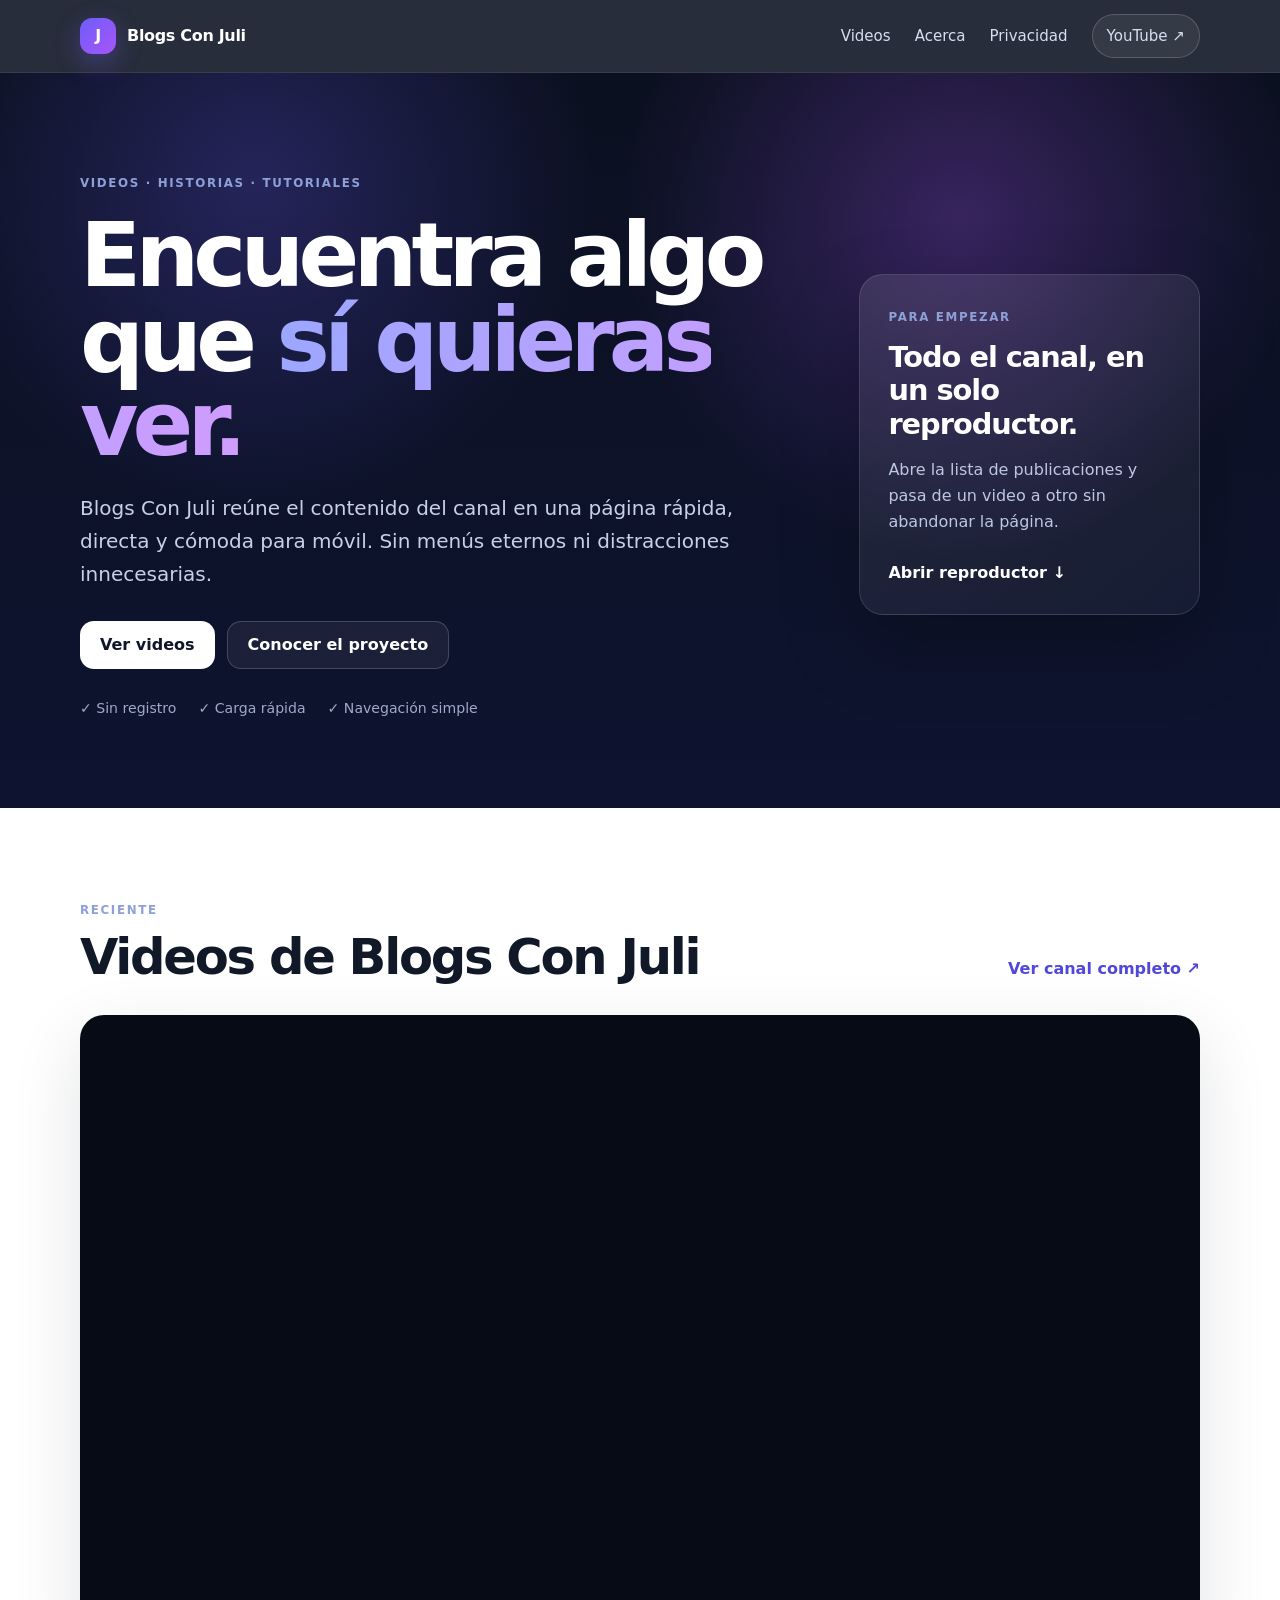
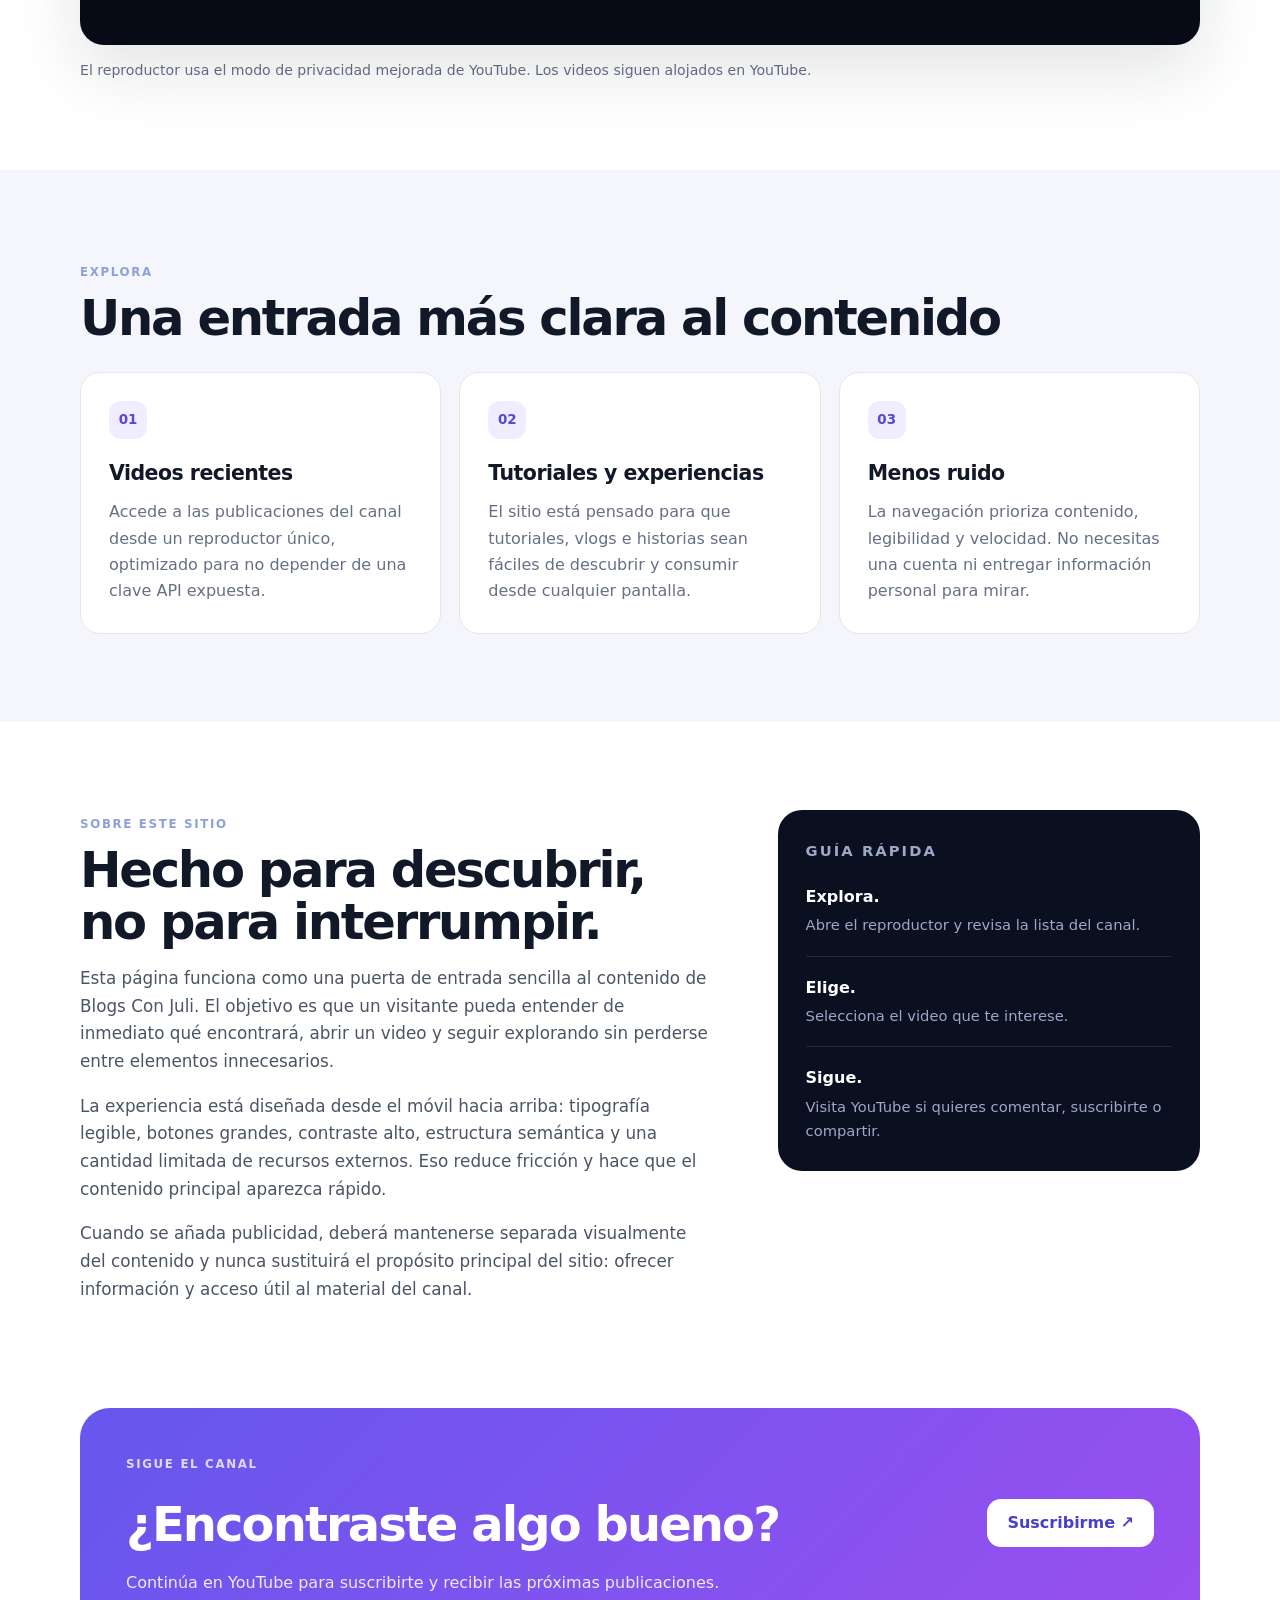
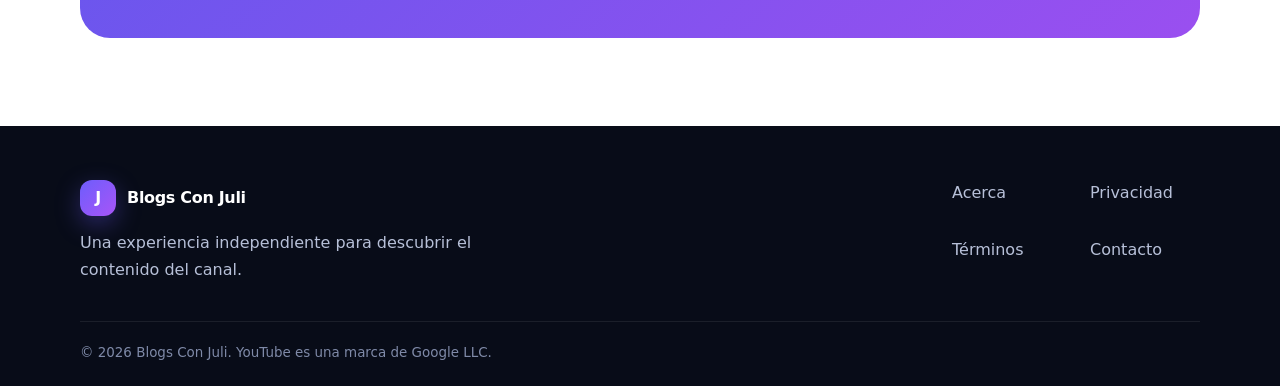
<file: index.html>
<!doctype html>
<html lang="es">
<head>
  <meta charset="utf-8">
  <meta name="viewport" content="width=device-width,initial-scale=1">
  <title>Blogs Con Juli | Videos, historias y tutoriales</title>
  <meta name="description" content="Descubre los videos de Blogs Con Juli en una experiencia rápida, clara y optimizada para móvil. Tutoriales, historias, vlogs y contenido reciente del canal.">
  <meta name="robots" content="index,follow,max-image-preview:large,max-snippet:-1,max-video-preview:-1">
  <meta name="theme-color" content="#0b1020">
  <link rel="canonical" href="https://vegettoson83.github.io/blogs-con-juli-yt/">
  <link rel="stylesheet" href="styles.css">
  <link rel="preconnect" href="https://www.youtube-nocookie.com">
  <link rel="preconnect" href="https://i.ytimg.com">
  <meta property="og:type" content="website">
  <meta property="og:locale" content="es_ES">
  <meta property="og:title" content="Blogs Con Juli | Videos, historias y tutoriales">
  <meta property="og:description" content="Una forma rápida y limpia de descubrir el contenido de Blogs Con Juli.">
  <meta property="og:url" content="https://vegettoson83.github.io/blogs-con-juli-yt/">
  <meta name="twitter:card" content="summary">
  <script type="application/ld+json">
  {
    "@context":"https://schema.org",
    "@type":"WebSite",
    "name":"Blogs Con Juli",
    "url":"https://vegettoson83.github.io/blogs-con-juli-yt/",
    "inLanguage":"es",
    "description":"Sitio de descubrimiento de videos, historias y tutoriales de Blogs Con Juli."
  }
  </script>
</head>
<body>
  <a class="skip-link" href="#contenido">Saltar al contenido</a>

  <header class="site-header">
    <div class="shell nav-wrap">
      <a class="brand" href="./" aria-label="Blogs Con Juli, inicio">
        <span class="brand-mark">J</span>
        <span>Blogs Con Juli</span>
      </a>
      <nav class="nav" aria-label="Navegación principal">
        <a href="#videos">Videos</a>
        <a href="acerca.html">Acerca</a>
        <a href="privacidad.html">Privacidad</a>
        <a class="nav-cta" href="https://www.youtube.com/channel/UCw_SZuRMPAFSxWFGr3IhAZQ" target="_blank" rel="noopener">YouTube ↗</a>
      </nav>
    </div>
  </header>

  <main id="contenido">
    <section class="hero">
      <div class="shell hero-grid">
        <div class="hero-copy">
          <span class="eyebrow">VIDEOS · HISTORIAS · TUTORIALES</span>
          <h1>Encuentra algo que <span>sí quieras ver.</span></h1>
          <p class="hero-lead">Blogs Con Juli reúne el contenido del canal en una página rápida, directa y cómoda para móvil. Sin menús eternos ni distracciones innecesarias.</p>
          <div class="hero-actions">
            <a class="button primary" href="#videos">Ver videos</a>
            <a class="button secondary" href="acerca.html">Conocer el proyecto</a>
          </div>
          <div class="trust-row" aria-label="Características">
            <span>✓ Sin registro</span>
            <span>✓ Carga rápida</span>
            <span>✓ Navegación simple</span>
          </div>
        </div>

        <aside class="hero-card" aria-label="Contenido destacado">
          <span class="mini-label">PARA EMPEZAR</span>
          <h2>Todo el canal, en un solo reproductor.</h2>
          <p>Abre la lista de publicaciones y pasa de un video a otro sin abandonar la página.</p>
          <a href="#videos">Abrir reproductor ↓</a>
        </aside>
      </div>
    </section>

    <section class="section" id="videos">
      <div class="shell">
        <div class="section-head">
          <div>
            <span class="eyebrow">RECIENTE</span>
            <h2>Videos de Blogs Con Juli</h2>
          </div>
          <a class="text-link" href="https://www.youtube.com/channel/UCw_SZuRMPAFSxWFGr3IhAZQ/videos" target="_blank" rel="noopener">Ver canal completo ↗</a>
        </div>

        <div class="video-frame">
          <iframe
            src="https://www.youtube-nocookie.com/embed/videoseries?list=UUw_SZuRMPAFSxWFGr3IhAZQ"
            title="Videos de Blogs Con Juli"
            loading="lazy"
            allow="accelerometer; autoplay; clipboard-write; encrypted-media; gyroscope; picture-in-picture; web-share"
            allowfullscreen></iframe>
        </div>
        <p class="caption">El reproductor usa el modo de privacidad mejorada de YouTube. Los videos siguen alojados en YouTube.</p>
      </div>
    </section>

    <section class="section soft">
      <div class="shell">
        <div class="section-head compact">
          <div>
            <span class="eyebrow">EXPLORA</span>
            <h2>Una entrada más clara al contenido</h2>
          </div>
        </div>
        <div class="cards">
          <article class="card">
            <span class="card-num">01</span>
            <h3>Videos recientes</h3>
            <p>Accede a las publicaciones del canal desde un reproductor único, optimizado para no depender de una clave API expuesta.</p>
          </article>
          <article class="card">
            <span class="card-num">02</span>
            <h3>Tutoriales y experiencias</h3>
            <p>El sitio está pensado para que tutoriales, vlogs e historias sean fáciles de descubrir y consumir desde cualquier pantalla.</p>
          </article>
          <article class="card">
            <span class="card-num">03</span>
            <h3>Menos ruido</h3>
            <p>La navegación prioriza contenido, legibilidad y velocidad. No necesitas una cuenta ni entregar información personal para mirar.</p>
          </article>
        </div>
      </div>
    </section>

    <section class="section">
      <div class="shell editorial-grid">
        <article class="editorial">
          <span class="eyebrow">SOBRE ESTE SITIO</span>
          <h2>Hecho para descubrir, no para interrumpir.</h2>
          <p>Esta página funciona como una puerta de entrada sencilla al contenido de Blogs Con Juli. El objetivo es que un visitante pueda entender de inmediato qué encontrará, abrir un video y seguir explorando sin perderse entre elementos innecesarios.</p>
          <p>La experiencia está diseñada desde el móvil hacia arriba: tipografía legible, botones grandes, contraste alto, estructura semántica y una cantidad limitada de recursos externos. Eso reduce fricción y hace que el contenido principal aparezca rápido.</p>
          <p>Cuando se añada publicidad, deberá mantenerse separada visualmente del contenido y nunca sustituirá el propósito principal del sitio: ofrecer información y acceso útil al material del canal.</p>
        </article>
        <aside class="guide">
          <span class="mini-label">GUÍA RÁPIDA</span>
          <ol>
            <li><strong>Explora.</strong><span>Abre el reproductor y revisa la lista del canal.</span></li>
            <li><strong>Elige.</strong><span>Selecciona el video que te interese.</span></li>
            <li><strong>Sigue.</strong><span>Visita YouTube si quieres comentar, suscribirte o compartir.</span></li>
          </ol>
        </aside>
      </div>
    </section>

    <section class="cta-section">
      <div class="shell cta-box">
        <div>
          <span class="eyebrow light">SIGUE EL CANAL</span>
          <h2>¿Encontraste algo bueno?</h2>
          <p>Continúa en YouTube para suscribirte y recibir las próximas publicaciones.</p>
        </div>
        <a class="button light-button" href="https://www.youtube.com/channel/UCw_SZuRMPAFSxWFGr3IhAZQ?sub_confirmation=1" target="_blank" rel="noopener">Suscribirme ↗</a>
      </div>
    </section>
  </main>

  <footer class="footer">
    <div class="shell footer-grid">
      <div>
        <div class="brand footer-brand"><span class="brand-mark">J</span><span>Blogs Con Juli</span></div>
        <p>Una experiencia independiente para descubrir el contenido del canal.</p>
      </div>
      <nav aria-label="Enlaces legales">
        <a href="acerca.html">Acerca</a>
        <a href="privacidad.html">Privacidad</a>
        <a href="terminos.html">Términos</a>
        <a href="contacto.html">Contacto</a>
      </nav>
    </div>
    <div class="shell footer-bottom">© <span id="year"></span> Blogs Con Juli. YouTube es una marca de Google LLC.</div>
  </footer>

  <script>document.getElementById('year').textContent = new Date().getFullYear();</script>
</body>
</html>
</file>
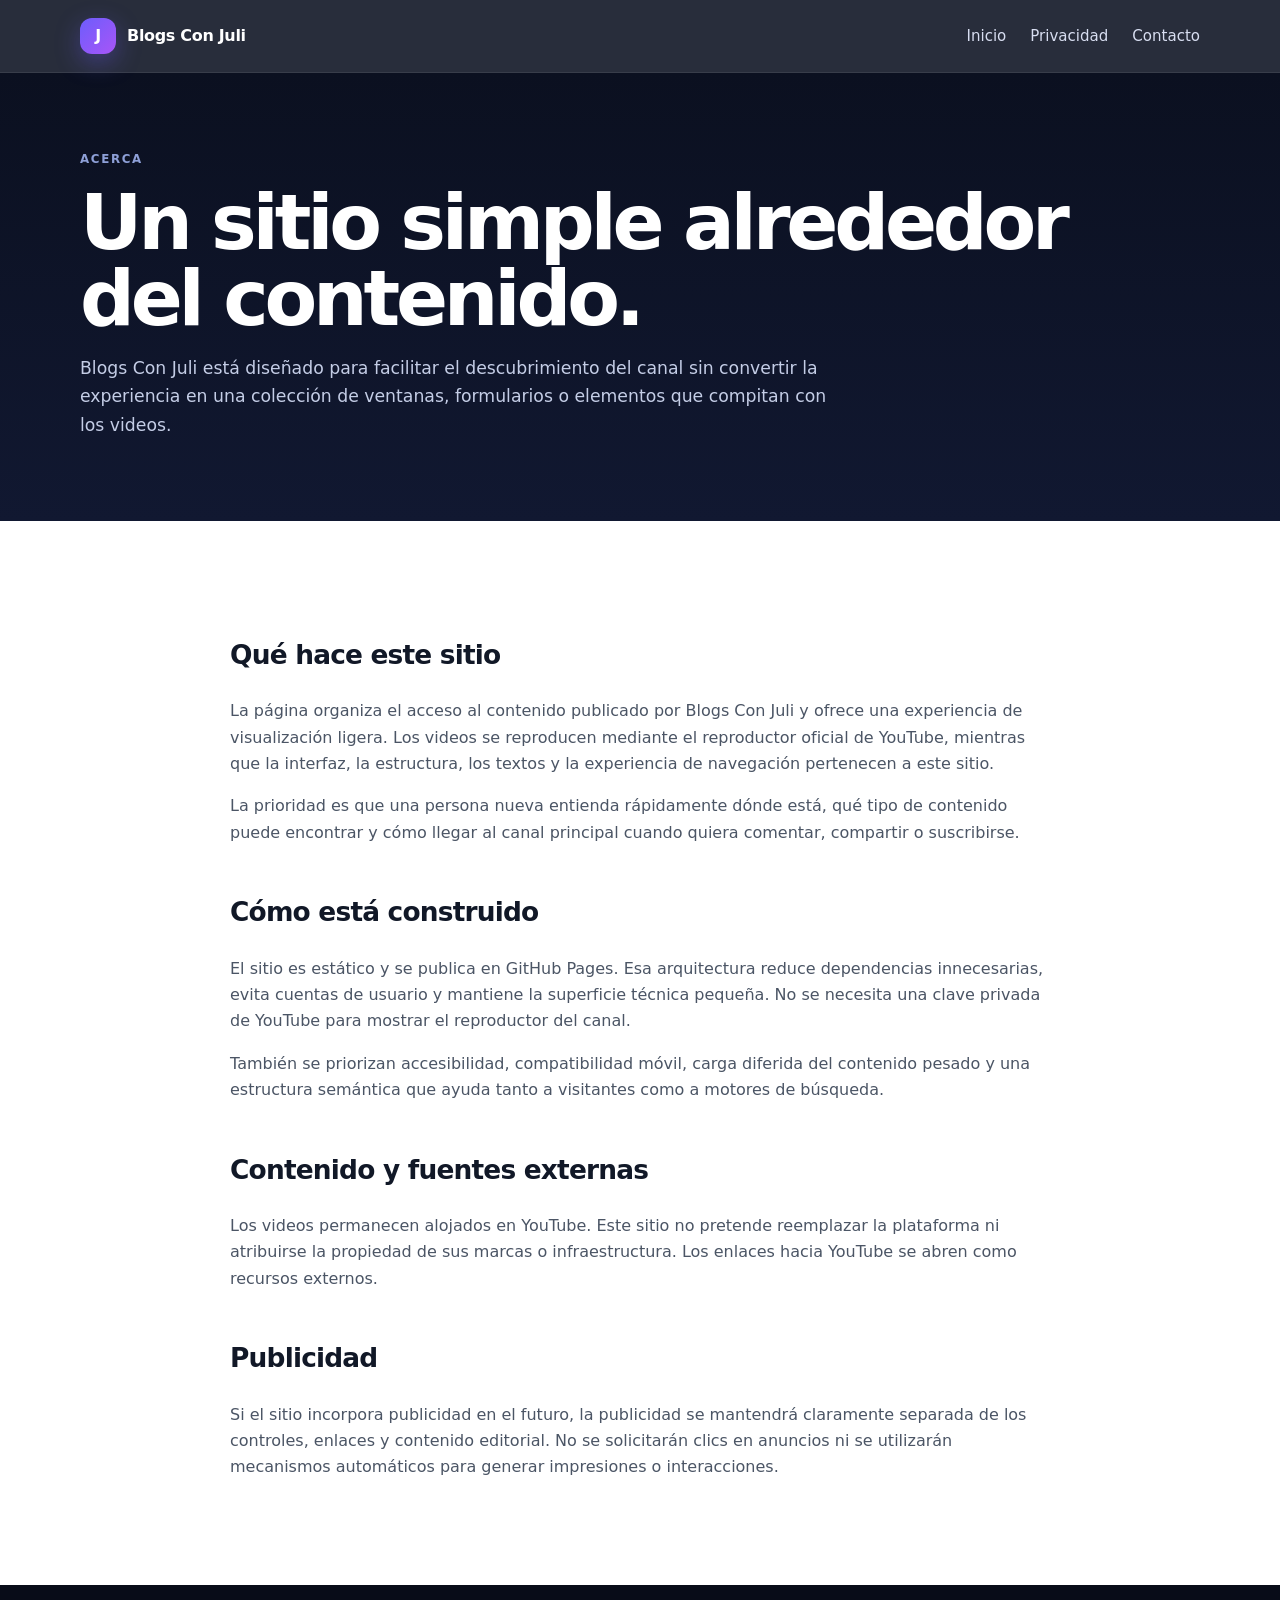
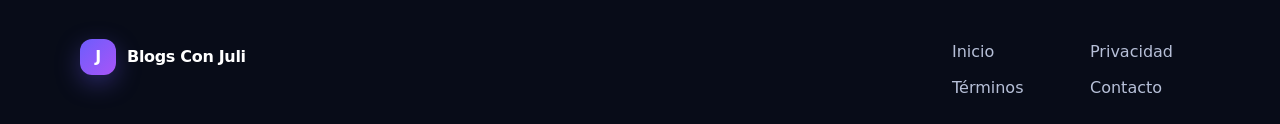
<file: acerca.html>
<!doctype html>
<html lang="es">
<head>
  <meta charset="utf-8"><meta name="viewport" content="width=device-width,initial-scale=1">
  <title>Acerca de Blogs Con Juli</title>
  <meta name="description" content="Conoce el propósito de Blogs Con Juli, cómo está construido el sitio y cómo se presenta el contenido del canal.">
  <meta name="robots" content="index,follow"><link rel="canonical" href="https://vegettoson83.github.io/blogs-con-juli-yt/acerca.html">
  <link rel="stylesheet" href="styles.css">
</head>
<body>
<header class="site-header"><div class="shell nav-wrap"><a class="brand" href="./"><span class="brand-mark">J</span><span>Blogs Con Juli</span></a><nav class="nav"><a href="./">Inicio</a><a href="privacidad.html">Privacidad</a><a href="contacto.html">Contacto</a></nav></div></header>
<main>
<section class="page-hero"><div class="shell"><span class="eyebrow">ACERCA</span><h1>Un sitio simple alrededor del contenido.</h1><p>Blogs Con Juli está diseñado para facilitar el descubrimiento del canal sin convertir la experiencia en una colección de ventanas, formularios o elementos que compitan con los videos.</p></div></section>
<article class="shell prose">
<h2>Qué hace este sitio</h2>
<p>La página organiza el acceso al contenido publicado por Blogs Con Juli y ofrece una experiencia de visualización ligera. Los videos se reproducen mediante el reproductor oficial de YouTube, mientras que la interfaz, la estructura, los textos y la experiencia de navegación pertenecen a este sitio.</p>
<p>La prioridad es que una persona nueva entienda rápidamente dónde está, qué tipo de contenido puede encontrar y cómo llegar al canal principal cuando quiera comentar, compartir o suscribirse.</p>
<h2>Cómo está construido</h2>
<p>El sitio es estático y se publica en GitHub Pages. Esa arquitectura reduce dependencias innecesarias, evita cuentas de usuario y mantiene la superficie técnica pequeña. No se necesita una clave privada de YouTube para mostrar el reproductor del canal.</p>
<p>También se priorizan accesibilidad, compatibilidad móvil, carga diferida del contenido pesado y una estructura semántica que ayuda tanto a visitantes como a motores de búsqueda.</p>
<h2>Contenido y fuentes externas</h2>
<p>Los videos permanecen alojados en YouTube. Este sitio no pretende reemplazar la plataforma ni atribuirse la propiedad de sus marcas o infraestructura. Los enlaces hacia YouTube se abren como recursos externos.</p>
<h2>Publicidad</h2>
<p>Si el sitio incorpora publicidad en el futuro, la publicidad se mantendrá claramente separada de los controles, enlaces y contenido editorial. No se solicitarán clics en anuncios ni se utilizarán mecanismos automáticos para generar impresiones o interacciones.</p>
</article>
</main>
<footer class="footer"><div class="shell footer-grid"><div><div class="brand footer-brand"><span class="brand-mark">J</span><span>Blogs Con Juli</span></div></div><nav><a href="./">Inicio</a><a href="privacidad.html">Privacidad</a><a href="terminos.html">Términos</a><a href="contacto.html">Contacto</a></nav></div></footer>
</body></html>
</file>
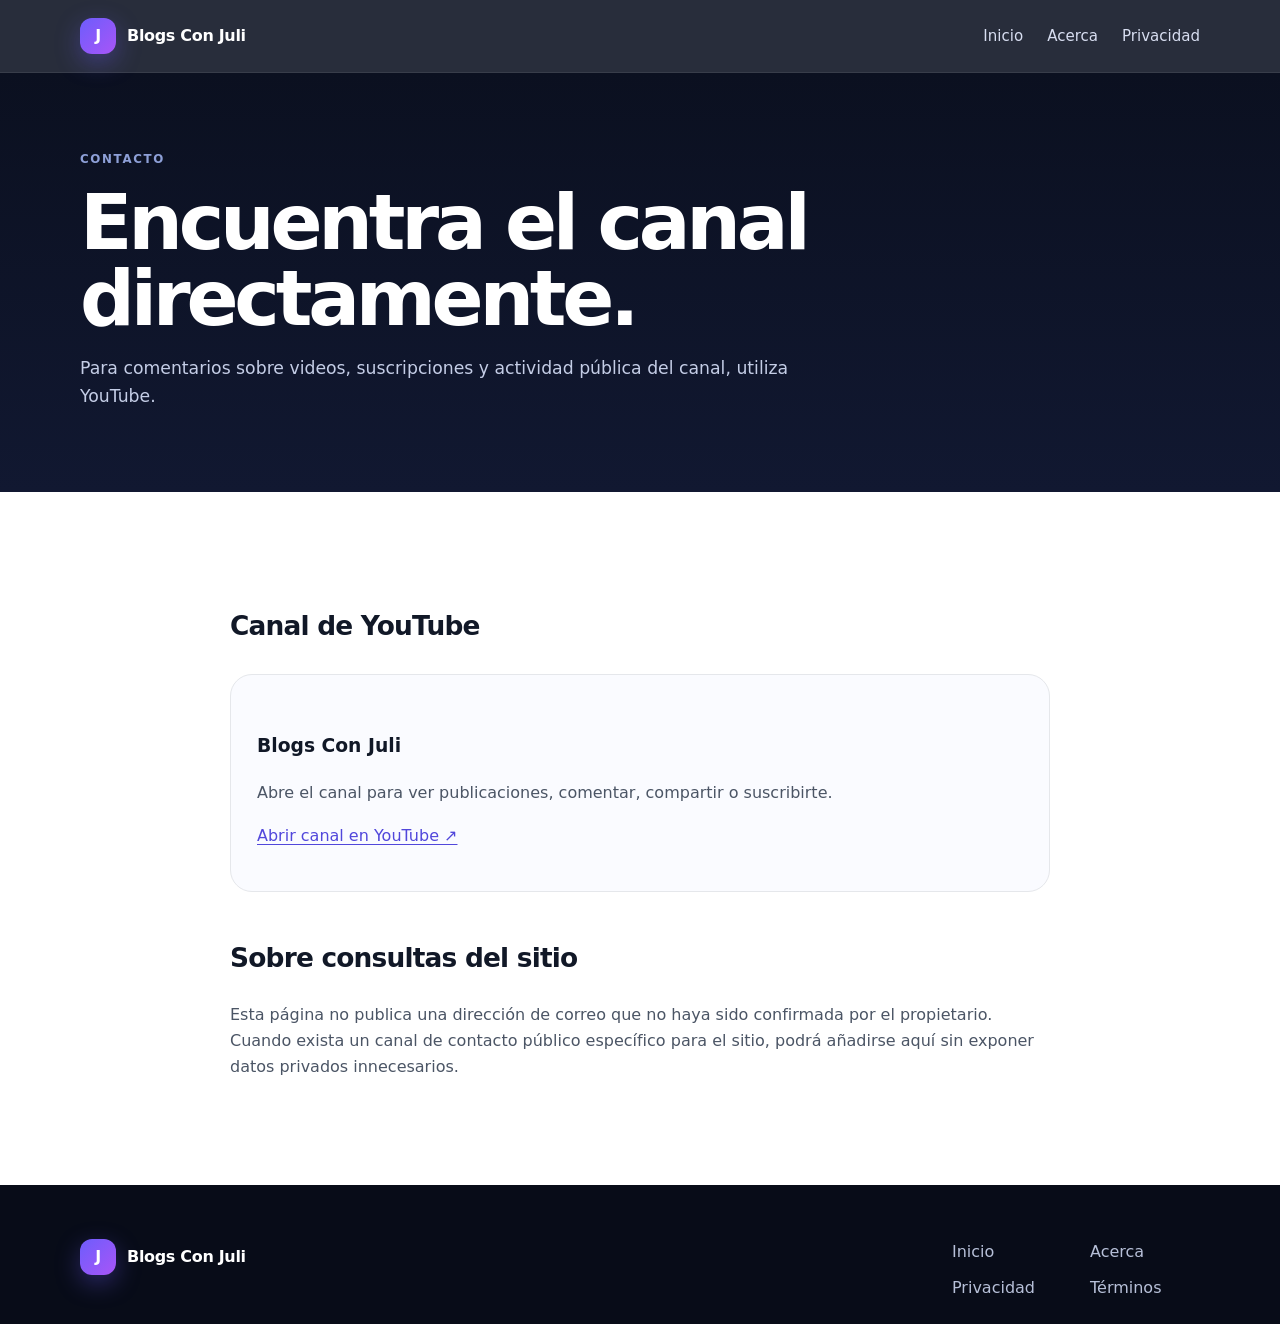
<file: contacto.html>
<!doctype html>
<html lang="es">
<head>
  <meta charset="utf-8"><meta name="viewport" content="width=device-width,initial-scale=1">
  <title>Contacto | Blogs Con Juli</title>
  <meta name="description" content="Cómo contactar con Blogs Con Juli y encontrar el canal oficial en YouTube.">
  <meta name="robots" content="index,follow"><link rel="canonical" href="https://vegettoson83.github.io/blogs-con-juli-yt/contacto.html">
  <link rel="stylesheet" href="styles.css">
</head>
<body>
<header class="site-header"><div class="shell nav-wrap"><a class="brand" href="./"><span class="brand-mark">J</span><span>Blogs Con Juli</span></a><nav class="nav"><a href="./">Inicio</a><a href="acerca.html">Acerca</a><a href="privacidad.html">Privacidad</a></nav></div></header>
<main>
<section class="page-hero"><div class="shell"><span class="eyebrow">CONTACTO</span><h1>Encuentra el canal directamente.</h1><p>Para comentarios sobre videos, suscripciones y actividad pública del canal, utiliza YouTube.</p></div></section>
<article class="shell prose">
<h2>Canal de YouTube</h2>
<div class="contact-card">
  <h3>Blogs Con Juli</h3>
  <p>Abre el canal para ver publicaciones, comentar, compartir o suscribirte.</p>
  <p><a href="https://www.youtube.com/channel/UCw_SZuRMPAFSxWFGr3IhAZQ" target="_blank" rel="noopener">Abrir canal en YouTube ↗</a></p>
</div>
<h2>Sobre consultas del sitio</h2>
<p>Esta página no publica una dirección de correo que no haya sido confirmada por el propietario. Cuando exista un canal de contacto público específico para el sitio, podrá añadirse aquí sin exponer datos privados innecesarios.</p>
</article>
</main>
<footer class="footer"><div class="shell footer-grid"><div><div class="brand footer-brand"><span class="brand-mark">J</span><span>Blogs Con Juli</span></div></div><nav><a href="./">Inicio</a><a href="acerca.html">Acerca</a><a href="privacidad.html">Privacidad</a><a href="terminos.html">Términos</a></nav></div></footer>
</body></html>
</file>
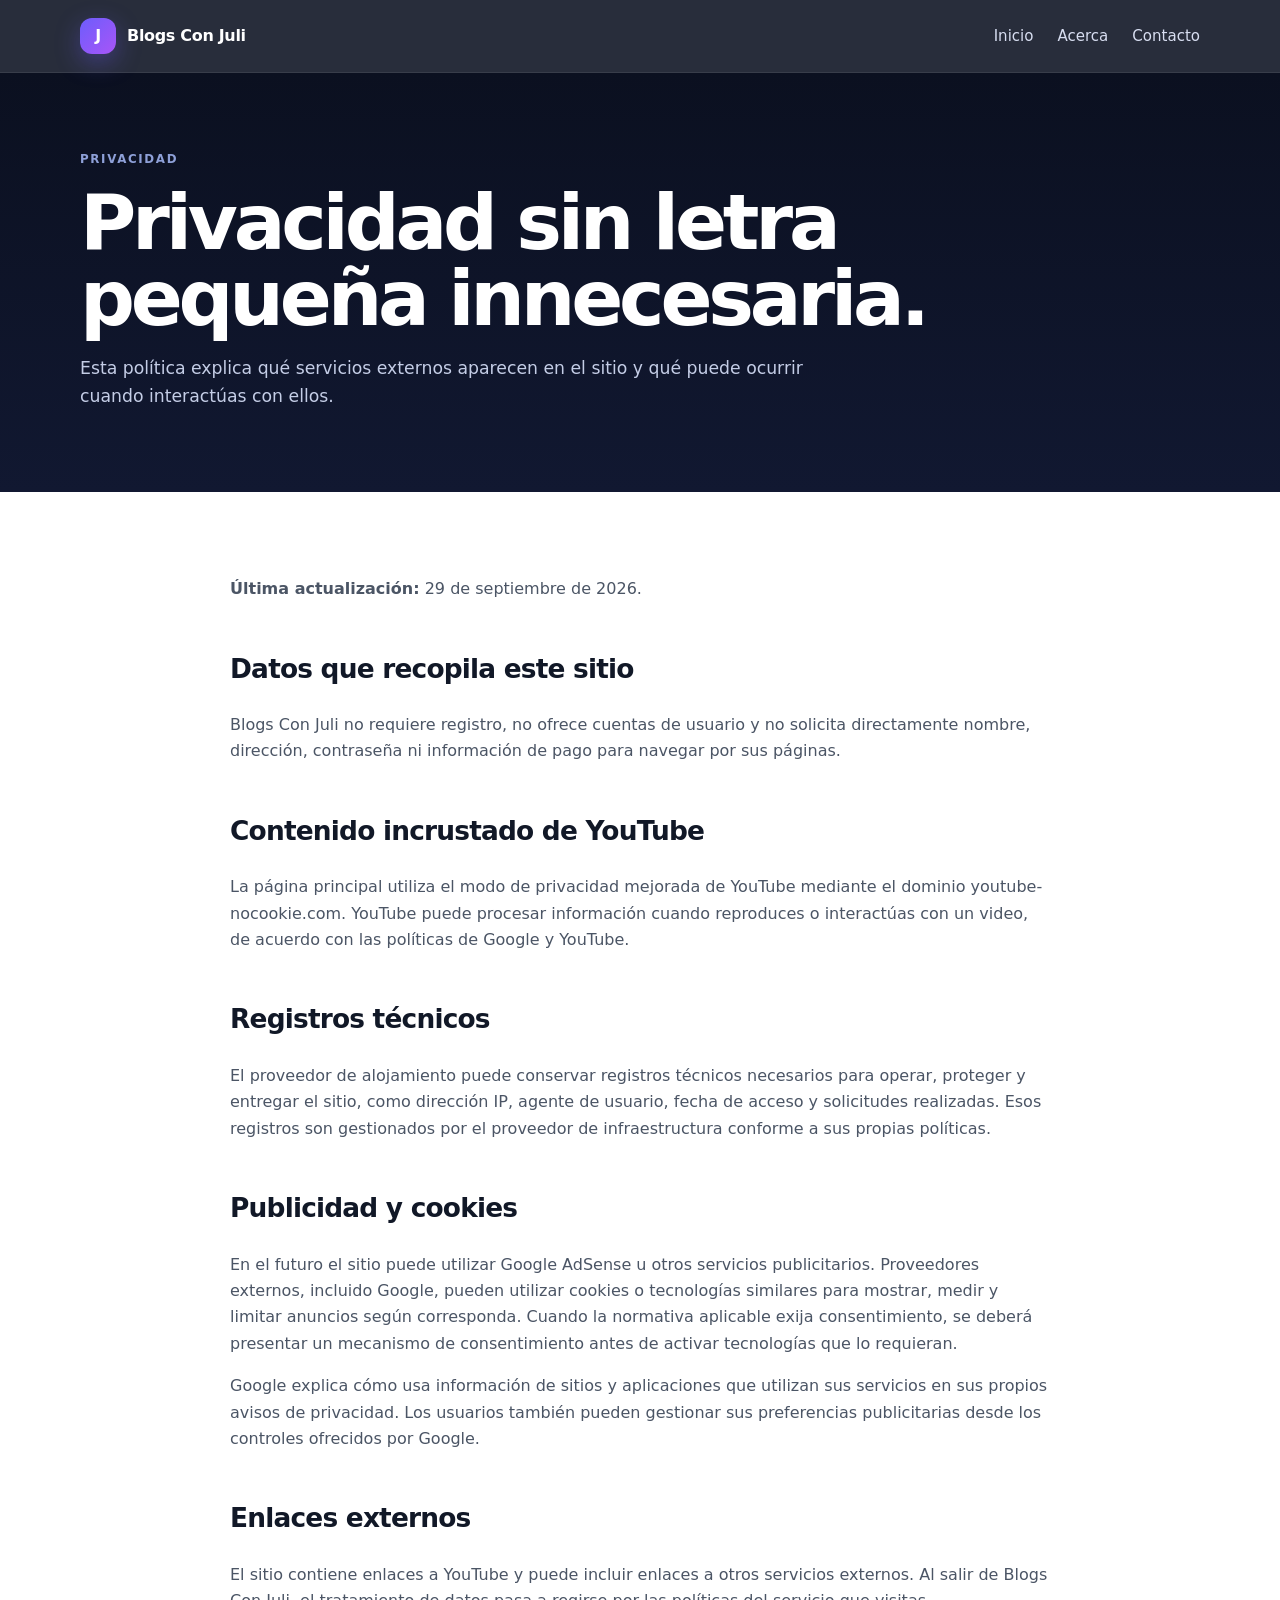
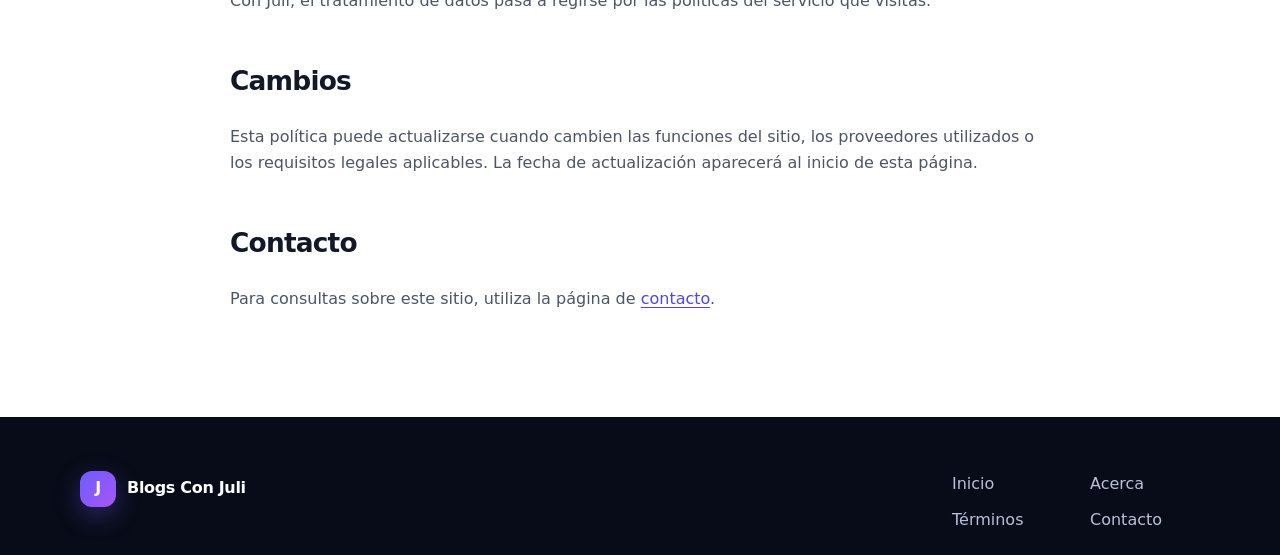
<file: privacidad.html>
<!doctype html>
<html lang="es">
<head>
  <meta charset="utf-8"><meta name="viewport" content="width=device-width,initial-scale=1">
  <title>Política de privacidad | Blogs Con Juli</title>
  <meta name="description" content="Política de privacidad de Blogs Con Juli: datos, cookies, contenido de YouTube y futura publicidad.">
  <meta name="robots" content="index,follow"><link rel="canonical" href="https://vegettoson83.github.io/blogs-con-juli-yt/privacidad.html">
  <link rel="stylesheet" href="styles.css">
</head>
<body>
<header class="site-header"><div class="shell nav-wrap"><a class="brand" href="./"><span class="brand-mark">J</span><span>Blogs Con Juli</span></a><nav class="nav"><a href="./">Inicio</a><a href="acerca.html">Acerca</a><a href="contacto.html">Contacto</a></nav></div></header>
<main>
<section class="page-hero"><div class="shell"><span class="eyebrow">PRIVACIDAD</span><h1>Privacidad sin letra pequeña innecesaria.</h1><p>Esta política explica qué servicios externos aparecen en el sitio y qué puede ocurrir cuando interactúas con ellos.</p></div></section>
<article class="shell prose">
<p><strong>Última actualización:</strong> 29 de septiembre de 2026.</p>
<h2>Datos que recopila este sitio</h2>
<p>Blogs Con Juli no requiere registro, no ofrece cuentas de usuario y no solicita directamente nombre, dirección, contraseña ni información de pago para navegar por sus páginas.</p>
<h2>Contenido incrustado de YouTube</h2>
<p>La página principal utiliza el modo de privacidad mejorada de YouTube mediante el dominio youtube-nocookie.com. YouTube puede procesar información cuando reproduces o interactúas con un video, de acuerdo con las políticas de Google y YouTube.</p>
<h2>Registros técnicos</h2>
<p>El proveedor de alojamiento puede conservar registros técnicos necesarios para operar, proteger y entregar el sitio, como dirección IP, agente de usuario, fecha de acceso y solicitudes realizadas. Esos registros son gestionados por el proveedor de infraestructura conforme a sus propias políticas.</p>
<h2>Publicidad y cookies</h2>
<p>En el futuro el sitio puede utilizar Google AdSense u otros servicios publicitarios. Proveedores externos, incluido Google, pueden utilizar cookies o tecnologías similares para mostrar, medir y limitar anuncios según corresponda. Cuando la normativa aplicable exija consentimiento, se deberá presentar un mecanismo de consentimiento antes de activar tecnologías que lo requieran.</p>
<p>Google explica cómo usa información de sitios y aplicaciones que utilizan sus servicios en sus propios avisos de privacidad. Los usuarios también pueden gestionar sus preferencias publicitarias desde los controles ofrecidos por Google.</p>
<h2>Enlaces externos</h2>
<p>El sitio contiene enlaces a YouTube y puede incluir enlaces a otros servicios externos. Al salir de Blogs Con Juli, el tratamiento de datos pasa a regirse por las políticas del servicio que visitas.</p>
<h2>Cambios</h2>
<p>Esta política puede actualizarse cuando cambien las funciones del sitio, los proveedores utilizados o los requisitos legales aplicables. La fecha de actualización aparecerá al inicio de esta página.</p>
<h2>Contacto</h2>
<p>Para consultas sobre este sitio, utiliza la página de <a href="contacto.html">contacto</a>.</p>
</article>
</main>
<footer class="footer"><div class="shell footer-grid"><div><div class="brand footer-brand"><span class="brand-mark">J</span><span>Blogs Con Juli</span></div></div><nav><a href="./">Inicio</a><a href="acerca.html">Acerca</a><a href="terminos.html">Términos</a><a href="contacto.html">Contacto</a></nav></div></footer>
</body></html>
</file>
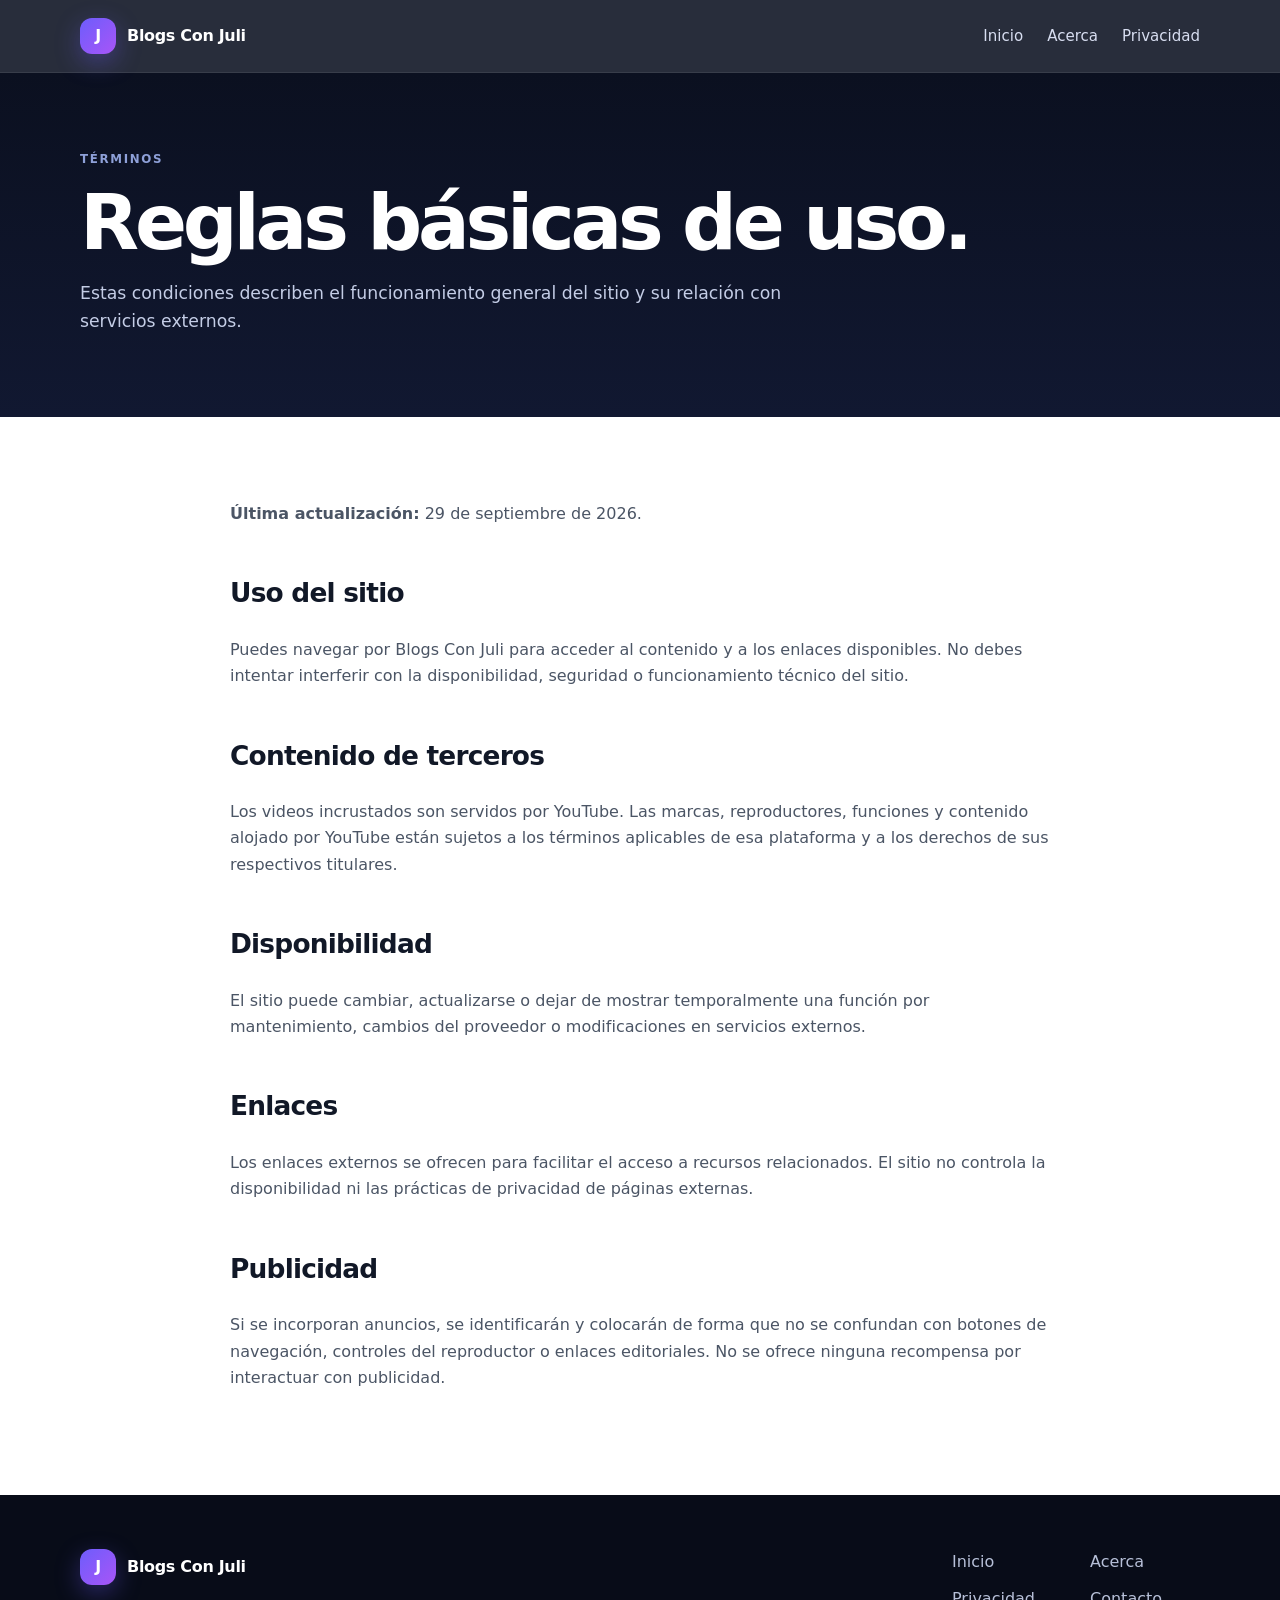
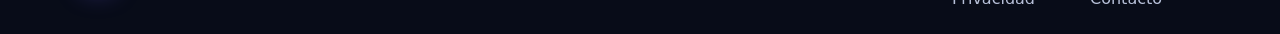
<file: terminos.html>
<!doctype html>
<html lang="es">
<head>
  <meta charset="utf-8"><meta name="viewport" content="width=device-width,initial-scale=1">
  <title>Términos de uso | Blogs Con Juli</title>
  <meta name="description" content="Términos de uso del sitio Blogs Con Juli.">
  <meta name="robots" content="index,follow"><link rel="canonical" href="https://vegettoson83.github.io/blogs-con-juli-yt/terminos.html">
  <link rel="stylesheet" href="styles.css">
</head>
<body>
<header class="site-header"><div class="shell nav-wrap"><a class="brand" href="./"><span class="brand-mark">J</span><span>Blogs Con Juli</span></a><nav class="nav"><a href="./">Inicio</a><a href="acerca.html">Acerca</a><a href="privacidad.html">Privacidad</a></nav></div></header>
<main>
<section class="page-hero"><div class="shell"><span class="eyebrow">TÉRMINOS</span><h1>Reglas básicas de uso.</h1><p>Estas condiciones describen el funcionamiento general del sitio y su relación con servicios externos.</p></div></section>
<article class="shell prose">
<p><strong>Última actualización:</strong> 29 de septiembre de 2026.</p>
<h2>Uso del sitio</h2>
<p>Puedes navegar por Blogs Con Juli para acceder al contenido y a los enlaces disponibles. No debes intentar interferir con la disponibilidad, seguridad o funcionamiento técnico del sitio.</p>
<h2>Contenido de terceros</h2>
<p>Los videos incrustados son servidos por YouTube. Las marcas, reproductores, funciones y contenido alojado por YouTube están sujetos a los términos aplicables de esa plataforma y a los derechos de sus respectivos titulares.</p>
<h2>Disponibilidad</h2>
<p>El sitio puede cambiar, actualizarse o dejar de mostrar temporalmente una función por mantenimiento, cambios del proveedor o modificaciones en servicios externos.</p>
<h2>Enlaces</h2>
<p>Los enlaces externos se ofrecen para facilitar el acceso a recursos relacionados. El sitio no controla la disponibilidad ni las prácticas de privacidad de páginas externas.</p>
<h2>Publicidad</h2>
<p>Si se incorporan anuncios, se identificarán y colocarán de forma que no se confundan con botones de navegación, controles del reproductor o enlaces editoriales. No se ofrece ninguna recompensa por interactuar con publicidad.</p>
</article>
</main>
<footer class="footer"><div class="shell footer-grid"><div><div class="brand footer-brand"><span class="brand-mark">J</span><span>Blogs Con Juli</span></div></div><nav><a href="./">Inicio</a><a href="acerca.html">Acerca</a><a href="privacidad.html">Privacidad</a><a href="contacto.html">Contacto</a></nav></div></footer>
</body></html>
</file>
<file: styles.css>
:root{
  --bg:#0b1020;--bg2:#111831;--ink:#111827;--muted:#667085;--paper:#ffffff;--soft:#f4f6fb;
  --line:#e5e7eb;--accent:#6d5dfc;--accent2:#a855f7;--radius:24px;--shadow:0 24px 70px rgba(16,24,40,.12)
}
*{box-sizing:border-box}
html{scroll-behavior:smooth}
body{margin:0;font-family:Inter,ui-sans-serif,system-ui,-apple-system,BlinkMacSystemFont,"Segoe UI",sans-serif;color:var(--ink);background:var(--paper);line-height:1.65;-webkit-font-smoothing:antialiased}
a{color:inherit;text-decoration:none}
img,iframe{max-width:100%}
.shell{width:min(1120px,calc(100% - 40px));margin-inline:auto}
.skip-link{position:absolute;left:-9999px;top:8px;background:#fff;color:#111;padding:10px 14px;border-radius:10px;z-index:999}
.skip-link:focus{left:8px}
.site-header{position:sticky;top:0;z-index:20;background:rgba(11,16,32,.88);backdrop-filter:blur(18px);border-bottom:1px solid rgba(255,255,255,.08)}
.nav-wrap{min-height:72px;display:flex;align-items:center;justify-content:space-between;gap:24px}
.brand{display:inline-flex;align-items:center;gap:11px;font-weight:800;letter-spacing:-.02em;color:#fff}
.brand-mark{display:grid;place-items:center;width:36px;height:36px;border-radius:12px;background:linear-gradient(135deg,var(--accent),var(--accent2));color:#fff;box-shadow:0 8px 24px rgba(109,93,252,.35)}
.nav{display:flex;align-items:center;gap:24px;color:#d8def1;font-size:.94rem}
.nav a:hover{color:#fff}
.nav-cta{padding:9px 14px;border:1px solid rgba(255,255,255,.18);border-radius:999px;background:rgba(255,255,255,.06)}
.hero{overflow:hidden;background:
  radial-gradient(circle at 75% 20%,rgba(168,85,247,.28),transparent 30%),
  radial-gradient(circle at 20% 15%,rgba(109,93,252,.26),transparent 28%),
  linear-gradient(180deg,var(--bg),#0e1430);color:#fff;padding:96px 0 88px}
.hero-grid{display:grid;grid-template-columns:1.35fr .65fr;gap:72px;align-items:center}
.eyebrow,.mini-label{display:inline-block;font-size:.74rem;font-weight:800;letter-spacing:.14em;text-transform:uppercase;color:#8ea0d8}
.hero h1{font-size:clamp(3rem,7vw,6.4rem);line-height:.94;letter-spacing:-.065em;margin:18px 0 26px;max-width:850px}
.hero h1 span{background:linear-gradient(90deg,#9ca7ff,#d09cff);-webkit-background-clip:text;background-clip:text;color:transparent}
.hero-lead{max-width:720px;color:#c8d0e8;font-size:clamp(1.05rem,2vw,1.25rem);margin:0 0 30px}
.hero-actions{display:flex;gap:12px;flex-wrap:wrap}
.button{display:inline-flex;align-items:center;justify-content:center;min-height:48px;padding:0 20px;border-radius:14px;font-weight:750;transition:.2s ease}
.button:hover{transform:translateY(-2px)}
.primary{background:#fff;color:#10152a}
.secondary{border:1px solid rgba(255,255,255,.18);color:#fff;background:rgba(255,255,255,.06)}
.trust-row{display:flex;gap:22px;flex-wrap:wrap;margin-top:28px;color:#9faaca;font-size:.88rem}
.hero-card{padding:28px;border:1px solid rgba(255,255,255,.12);border-radius:var(--radius);background:linear-gradient(145deg,rgba(255,255,255,.1),rgba(255,255,255,.04));box-shadow:0 30px 80px rgba(0,0,0,.22)}
.hero-card h2{font-size:1.8rem;line-height:1.15;letter-spacing:-.035em;margin:12px 0}
.hero-card p{color:#bdc7e3}
.hero-card a{display:inline-block;margin-top:8px;color:#fff;font-weight:750}
.section{padding:88px 0}
.soft{background:var(--soft)}
.section-head{display:flex;align-items:end;justify-content:space-between;gap:24px;margin-bottom:32px}
.section-head.compact{margin-bottom:28px}
.section h2{font-size:clamp(2rem,4vw,3.1rem);line-height:1.05;letter-spacing:-.045em;margin:8px 0 0}
.text-link{font-weight:750;color:#5147db;white-space:nowrap}
.video-frame{position:relative;padding-top:56.25%;overflow:hidden;border-radius:var(--radius);background:#070b16;box-shadow:var(--shadow)}
.video-frame iframe{position:absolute;inset:0;width:100%;height:100%;border:0}
.caption{color:var(--muted);font-size:.88rem;margin:14px 0 0}
.cards{display:grid;grid-template-columns:repeat(3,1fr);gap:18px}
.card{background:#fff;border:1px solid var(--line);padding:28px;border-radius:20px}
.card-num{display:inline-grid;place-items:center;width:38px;height:38px;border-radius:12px;background:#efedff;color:#5548d9;font-weight:800;font-size:.84rem}
.card h3{font-size:1.28rem;letter-spacing:-.025em;margin:18px 0 8px}
.card p{margin:0;color:var(--muted)}
.editorial-grid{display:grid;grid-template-columns:1.2fr .8fr;gap:64px;align-items:start}
.editorial p{font-size:1.05rem;color:#4b5565}
.guide{background:var(--bg);color:#fff;padding:28px;border-radius:var(--radius);position:sticky;top:98px}
.guide ol{list-style:none;padding:0;margin:20px 0 0;display:grid;gap:18px}
.guide li{display:grid;gap:3px;padding-bottom:18px;border-bottom:1px solid rgba(255,255,255,.1)}
.guide li:last-child{border-bottom:0;padding-bottom:0}
.guide span{color:#9da8c8;font-size:.92rem}
.cta-section{padding:0 0 88px}
.cta-box{background:linear-gradient(135deg,#6557ed,#9a4ff0);color:#fff;border-radius:30px;padding:42px 46px;display:flex;align-items:center;justify-content:space-between;gap:30px}
.cta-box h2{font-size:clamp(2rem,4vw,3rem);letter-spacing:-.04em;margin:8px 0 6px}
.cta-box p{margin:0;color:#eeeaff}
.light{color:#ded9ff}.light-button{background:#fff;color:#4b3ec9;white-space:nowrap}
.footer{background:#080c18;color:#b7c0d8;padding:54px 0 22px}
.footer-grid{display:flex;justify-content:space-between;gap:48px}
.footer-brand{color:#fff}
.footer p{max-width:440px;margin:14px 0 0}
.footer nav{display:grid;grid-template-columns:repeat(2,minmax(110px,1fr));gap:10px 28px}
.footer nav a:hover{color:#fff}
.footer-bottom{margin-top:38px;padding-top:20px;border-top:1px solid rgba(255,255,255,.08);font-size:.84rem;color:#7f8aa8}
.page-hero{background:linear-gradient(180deg,var(--bg),#111831);color:#fff;padding:72px 0 64px}
.page-hero h1{font-size:clamp(2.6rem,6vw,5rem);letter-spacing:-.055em;line-height:.98;margin:14px 0 18px}
.page-hero p{max-width:760px;color:#c4cde6;font-size:1.08rem}
.prose{max-width:820px;padding:68px 0 88px}
.prose h2{margin-top:44px;font-size:1.65rem;letter-spacing:-.03em}
.prose h3{margin-top:30px}
.prose p,.prose li{color:#4b5565}
.prose a{color:#5147db;text-decoration:underline;text-underline-offset:3px}
.notice{padding:18px 20px;border:1px solid #ddd8ff;background:#f5f3ff;border-radius:16px;color:#443a91;margin:28px 0}
.contact-card{border:1px solid var(--line);border-radius:22px;padding:26px;margin-top:26px;background:#fafbff}
@media (max-width:850px){
  .hero{padding:72px 0 66px}.hero-grid,.editorial-grid{grid-template-columns:1fr;gap:36px}.hero-card{max-width:620px}
  .cards{grid-template-columns:1fr}.guide{position:static}.cta-box{align-items:flex-start;flex-direction:column}
}
@media (max-width:680px){
  .shell{width:min(100% - 28px,1120px)}.nav-wrap{min-height:64px}.nav>a:not(.nav-cta){display:none}
  .hero h1{font-size:clamp(2.8rem,15vw,4.7rem)}.section{padding:64px 0}.section-head{align-items:flex-start;flex-direction:column}
  .cta-section{padding-bottom:64px}.cta-box{padding:30px 24px;border-radius:24px}.footer-grid{flex-direction:column}
}
</file>
